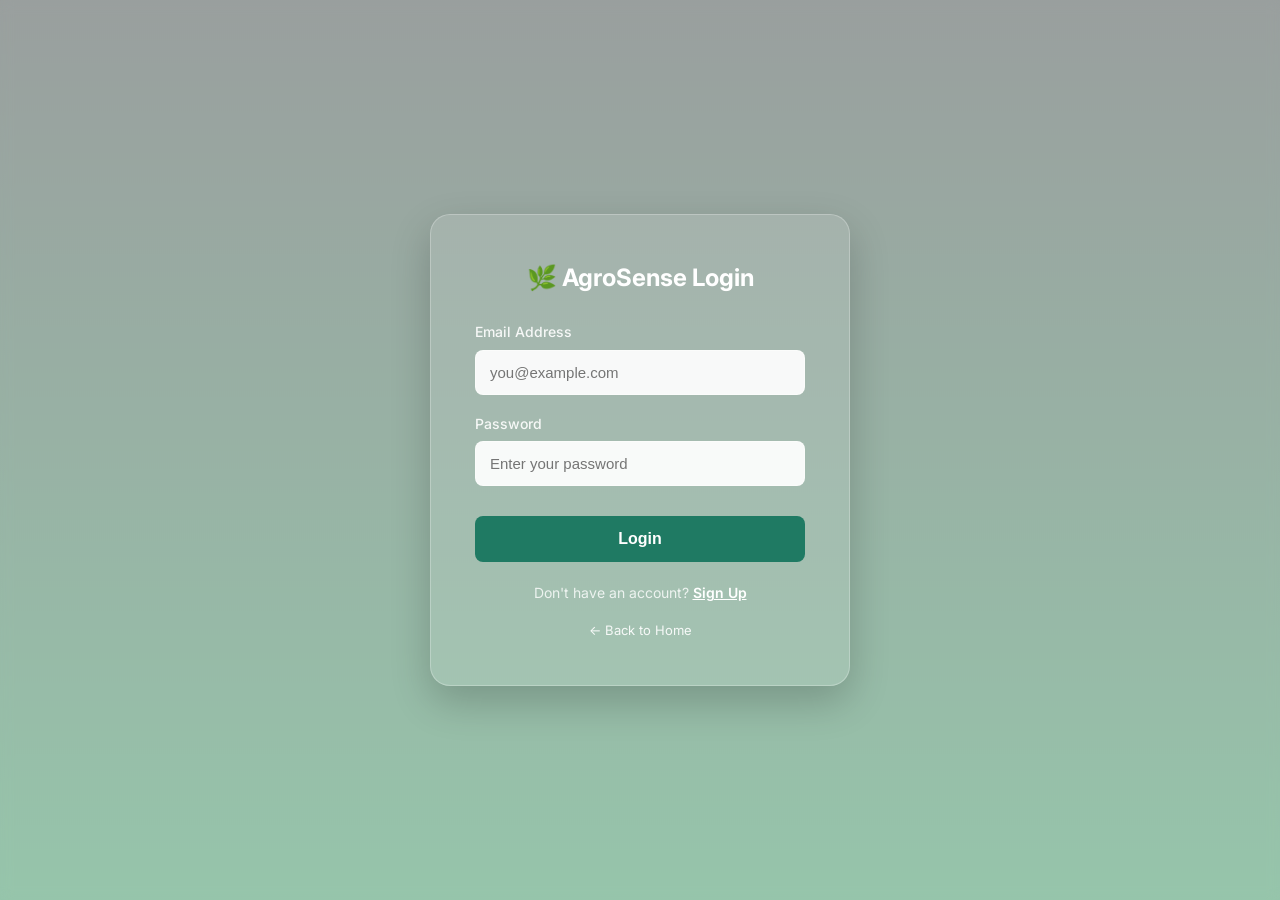
<file: frontend/login.html>
<!DOCTYPE html>
<html lang="en">
<head>
    <meta charset="UTF-8">
    <meta name="viewport" content="width=device-width, initial-scale=1.0">
    <title>AgroSense — Login</title>
    <meta name="description" content="Log in to your AgroSense farmer account to access AI disease detection, weather forecasts, market prices and more.">
    <link href="https://fonts.googleapis.com/css2?family=Inter:wght@300;400;500;600;700&display=swap" rel="stylesheet">
    <link rel="stylesheet" href="css/global.css">
    <style>
        body {
            font-family: 'Inter', sans-serif;
            background: linear-gradient(rgba(30, 42, 40, 0.45), rgba(46, 139, 87, 0.5)),
                        url('https://images.unsplash.com/photo-1592982537447-6f2cf32f9157?q=80&w=2000&auto=format&fit=crop') center/cover no-repeat;
            display: flex;
            justify-content: center;
            align-items: center;
            min-height: 100vh;
            margin: 0;
            backdrop-filter: blur(6px);
            -webkit-backdrop-filter: blur(6px);
        }

        .auth-container {
            background: rgba(255, 255, 255, 0.12);
            backdrop-filter: blur(18px);
            -webkit-backdrop-filter: blur(18px);
            padding: 44px;
            border-radius: 20px;
            box-shadow: 0 16px 40px rgba(0, 0, 0, 0.2);
            border: 1px solid rgba(255, 255, 255, 0.25);
            width: 100%;
            max-width: 420px;
            color: white;
        }

        .auth-container h2 {
            text-align: center;
            color: white;
            margin-bottom: 24px;
            font-weight: 700;
            font-size: 24px;
        }

        .form-group { margin-bottom: 18px; }

        .form-group label {
            display: block;
            margin-bottom: 6px;
            color: rgba(255, 255, 255, 0.9);
            font-weight: 500;
            font-size: 14px;
        }

        .form-group input {
            width: 100%;
            padding: 13px 14px;
            background: rgba(255, 255, 255, 0.92);
            border: 1px solid rgba(255, 255, 255, 0.4);
            border-radius: var(--radius-sm);
            box-sizing: border-box;
            font-size: 15px;
            color: var(--text-primary);
            transition: all 0.3s;
        }

        .form-group input:focus {
            outline: none;
            border-color: var(--accent);
            box-shadow: 0 0 0 3px rgba(93, 187, 99, 0.35);
        }

        .btn-submit {
            width: 100%;
            padding: 14px;
            background: var(--primary);
            color: white;
            border: none;
            border-radius: var(--radius-sm);
            cursor: pointer;
            font-size: 16px;
            font-weight: 600;
            transition: var(--transition);
            margin-top: 12px;
        }

        .btn-submit:hover {
            background: var(--accent);
            transform: translateY(-2px);
            box-shadow: 0 6px 16px rgba(93, 187, 99, 0.35);
        }

        .auth-links {
            text-align: center;
            margin-top: 20px;
            font-size: 14px;
            color: rgba(255, 255, 255, 0.8);
        }

        .auth-links a {
            color: white;
            text-decoration: underline;
            font-weight: 600;
        }

        .auth-links a:hover {
            color: var(--accent);
        }

        #error-msg {
            color: #ff5252;
            text-align: center;
            margin-bottom: 15px;
            display: none;
            background: rgba(255, 82, 82, 0.12);
            padding: 10px;
            border-radius: var(--radius-sm);
            border: 1px solid rgba(255, 82, 82, 0.25);
            font-size: 14px;
        }

        .back-link {
            display: block;
            text-align: center;
            margin-top: 16px;
            color: rgba(255, 255, 255, 0.7);
            font-size: 13px;
        }

        .back-link a {
            color: rgba(255, 255, 255, 0.9);
        }
    </style>
</head>
<body>
    <main class="auth-container" role="main">
        <h2>🌿 AgroSense Login</h2>
        <div id="error-msg" role="alert" aria-live="polite"></div>
        <form id="login-form" novalidate>
            <div class="form-group">
                <label for="email">Email Address</label>
                <input type="email" id="email" required placeholder="you@example.com" aria-label="Email address" autocomplete="email">
            </div>
            <div class="form-group">
                <label for="password">Password</label>
                <input type="password" id="password" required placeholder="Enter your password" aria-label="Password" autocomplete="current-password">
            </div>
            <button type="submit" class="btn-submit" aria-label="Login to your account" id="login-submit-btn">Login</button>
        </form>
        <div class="auth-links">
            <p>Don't have an account? <a href="signup.html">Sign Up</a></p>
        </div>
        <div class="back-link">
            <a href="index.html">← Back to Home</a>
        </div>
    </main>

    <script>
        document.getElementById('login-form').addEventListener('submit', async (e) => {
            e.preventDefault();
            const email = document.getElementById('email').value;
            const password = document.getElementById('password').value;
            const errorMsg = document.getElementById('error-msg');
            const submitBtn = document.getElementById('login-submit-btn');

            errorMsg.style.display = 'none';
            submitBtn.disabled = true;
            submitBtn.textContent = 'Logging in...';

            try {
                const response = await fetch('http://localhost:5000/api/auth/login', {
                    method: 'POST',
                    headers: { 'Content-Type': 'application/json' },
                    body: JSON.stringify({ email, password })
                });

                const data = await response.json();

                if (data.success) {
                    localStorage.setItem('agrosense_token', data.token);
                    localStorage.setItem('agrosense_user', JSON.stringify(data.user));
                    window.location.href = 'dashboard.html';
                } else {
                    errorMsg.textContent = data.error || 'Login failed';
                    errorMsg.style.display = 'block';
                }
            } catch (err) {
                errorMsg.textContent = 'Server connection error. Please try again.';
                errorMsg.style.display = 'block';
            } finally {
                submitBtn.disabled = false;
                submitBtn.textContent = 'Login';
            }
        });

        // Allow Enter key on password to submit
        document.getElementById('password').addEventListener('keydown', (e) => {
            if (e.key === 'Enter') {
                document.getElementById('login-form').requestSubmit();
            }
        });
    </script>
</body>
</html>
</file>
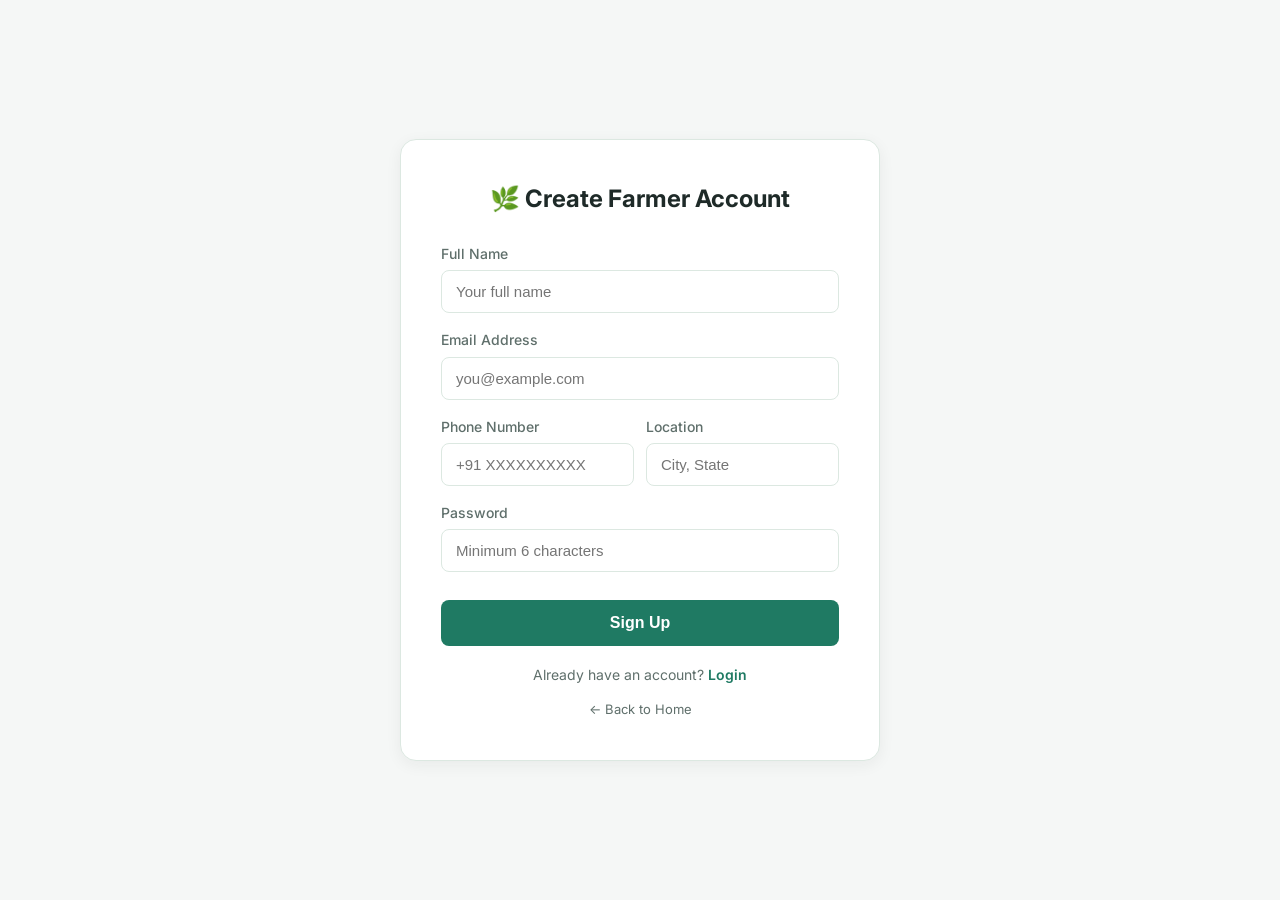
<file: frontend/signup.html>
<!DOCTYPE html>
<html lang="en">

<head>
    <meta charset="UTF-8">
    <meta name="viewport" content="width=device-width, initial-scale=1.0">
    <title>AgroSense — Sign Up</title>
    <meta name="description"
        content="Create your free AgroSense farmer account to access AI-powered crop disease detection, weather, and market intelligence.">
    <link href="https://fonts.googleapis.com/css2?family=Inter:wght@300;400;500;600;700&display=swap" rel="stylesheet">
    <link rel="stylesheet" href="css/global.css">
    <style>
        body {
            font-family: 'Inter', sans-serif;
            background: var(--background);
            display: flex;
            justify-content: center;
            align-items: center;
            min-height: 100vh;
            margin: 0;
            padding: 20px;
        }

        .auth-container {
            background: var(--surface);
            padding: 40px;
            border-radius: 16px;
            border: 1px solid var(--divider);
            box-shadow: var(--shadow-card);
            width: 100%;
            max-width: 480px;
        }

        .auth-container h2 {
            text-align: center;
            color: var(--text-primary);
            margin-bottom: 24px;
            font-size: 24px;
            font-weight: 700;
        }

        .form-group {
            margin-bottom: 16px;
        }

        .form-group label {
            display: block;
            margin-bottom: 5px;
            color: var(--text-secondary);
            font-size: 14px;
            font-weight: 500;
        }

        .form-group input {
            width: 100%;
            padding: 12px 14px;
            border: 1px solid var(--divider);
            border-radius: var(--radius-sm);
            box-sizing: border-box;
            font-size: 15px;
            transition: all 0.3s;
            color: var(--text-primary);
        }

        .form-group input:focus {
            outline: none;
            border-color: var(--accent);
            box-shadow: 0 0 0 3px rgba(93, 187, 99, 0.2);
        }

        .form-row {
            display: flex;
            gap: 12px;
        }

        .form-row .form-group {
            flex: 1;
        }

        .btn-submit {
            width: 100%;
            padding: 14px;
            background: var(--primary);
            color: white;
            border: none;
            border-radius: var(--radius-sm);
            cursor: pointer;
            font-size: 16px;
            font-weight: 600;
            transition: var(--transition);
            margin-top: 12px;
        }

        .btn-submit:hover {
            background: var(--accent);
            transform: translateY(-2px);
            box-shadow: 0 6px 16px rgba(93, 187, 99, 0.3);
        }

        .auth-links {
            text-align: center;
            margin-top: 18px;
            font-size: 14px;
            color: var(--text-secondary);
        }

        .auth-links a {
            color: var(--primary);
            font-weight: 600;
        }

        .msg {
            text-align: center;
            margin-bottom: 15px;
            display: none;
            font-size: 14px;
            padding: 10px;
            border-radius: var(--radius-sm);
        }

        .msg.error {
            color: #d32f2f;
            background: rgba(211, 47, 47, 0.08);
        }

        .msg.success {
            color: var(--primary);
            background: rgba(31, 122, 99, 0.08);
        }

        .back-link {
            display: block;
            text-align: center;
            margin-top: 12px;
            font-size: 13px;
        }

        .back-link a {
            color: var(--text-secondary);
        }
    </style>
</head>

<body>
    <main class="auth-container" role="main">
        <h2>🌿 Create Farmer Account</h2>
        <div id="status-msg" class="msg" role="alert" aria-live="polite"></div>
        <form id="signup-form" novalidate>
            <div class="form-group">
                <label for="name">Full Name</label>
                <input type="text" id="name" required placeholder="Your full name" aria-label="Full name"
                    autocomplete="name">
            </div>
            <div class="form-group">
                <label for="email">Email Address</label>
                <input type="email" id="email" required placeholder="you@example.com" aria-label="Email address"
                    autocomplete="email">
            </div>
            <div class="form-row">
                <div class="form-group">
                    <label for="phone">Phone Number</label>
                    <input type="tel" id="phone" required placeholder="+91 XXXXXXXXXX" aria-label="Phone number"
                        autocomplete="tel">
                </div>
                <div class="form-group">
                    <label for="location">Location</label>
                    <input type="text" id="location" required placeholder="City, State" aria-label="Location"
                        autocomplete="address-level2">
                </div>
            </div>
            <div class="form-group">
                <label for="password">Password</label>
                <input type="password" id="password" minlength="6" required placeholder="Minimum 6 characters"
                    aria-label="Password" autocomplete="new-password">
            </div>
            <button type="submit" class="btn-submit" aria-label="Create your account" id="signup-submit-btn">Sign
                Up</button>
        </form>
        <div class="auth-links">
            <p>Already have an account? <a href="login.html">Login</a></p>
        </div>
        <div class="back-link">
            <a href="index.html">← Back to Home</a>
        </div>
    </main>

    <script>
        document.getElementById('signup-form').addEventListener('submit', async (e) => {
            e.preventDefault();
            const submitBtn = document.getElementById('signup-submit-btn');

            const data = {
                name: document.getElementById('name').value,
                email: document.getElementById('email').value,
                phone: document.getElementById('phone').value,
                location: document.getElementById('location').value,
                password: document.getElementById('password').value
            };

            const statusMsg = document.getElementById('status-msg');
            statusMsg.style.display = 'none';
            statusMsg.className = 'msg';
            submitBtn.disabled = true;
            submitBtn.textContent = 'Creating account...';

            try {
                const response = await fetch('http://localhost:5000/api/auth/signup', {
                    method: 'POST',
                    headers: { 'Content-Type': 'application/json' },
                    body: JSON.stringify(data)
                });

                const result = await response.json();

                if (result.success) {
                    statusMsg.textContent = 'Account created successfully! Redirecting...';
                    statusMsg.className = 'msg success';
                    statusMsg.style.display = 'block';
                    setTimeout(() => window.location.href = 'login.html', 2000);
                } else {
                    statusMsg.textContent = result.error || 'Signup failed';
                    statusMsg.className = 'msg error';
                    statusMsg.style.display = 'block';
                }
            } catch (err) {
                statusMsg.textContent = 'Server connection error. Please try again.';
                statusMsg.className = 'msg error';
                statusMsg.style.display = 'block';
            } finally {
                submitBtn.disabled = false;
                submitBtn.textContent = 'Sign Up';
            }
        });
    </script>
</body>

</html>
</file>
<file: frontend/css/global.css>
/* ==============================================
   AgroSense — Global Design System v2.0
   Unified color tokens, dark mode, layout, sidebar,
   header, buttons, notifications, accessibility,
   micro-interactions, and responsive rules.
   ============================================== */

/* ===== 1. Design Tokens — Light Mode ===== */
:root {
    --primary: #1F7A63;
    --secondary: #2E8B57;
    --accent: #5DBB63;
    --background: #F5F7F6;
    --surface: #FFFFFF;
    --surface-alt: #F0F4F2;
    --divider: #DCE8E1;
    --text-primary: #1E2A28;
    --text-secondary: #5F6F6B;

    /* Semantic aliases */
    --sidebar-bg: #1E2A28;
    --sidebar-active: var(--accent);
    --btn-bg: var(--primary);
    --btn-hover: var(--accent);
    --link-color: var(--primary);

    /* Utility */
    --radius-sm: 8px;
    --radius-md: 12px;
    --radius-lg: 20px;
    --shadow-card: 0 4px 16px rgba(30, 42, 40, 0.06);
    --shadow-hover: 0 8px 28px rgba(30, 42, 40, 0.12);
    --shadow-elevated: 0 16px 40px rgba(30, 42, 40, 0.15);
    --transition: all 0.3s cubic-bezier(0.2, 0.8, 0.2, 1);
    --transition-fast: all 0.15s ease;

    /* Alert / Functional colors */
    --alert-red: #E63946;
    --alert-orange: #ff9f1c;
    --success-green: #1F7A63;
    --sun-gold: #f4a261;
    --info-blue: #3a86ff;

    /* Chart colors */
    --chart-1: #1F7A63;
    --chart-2: #5DBB63;
    --chart-3: #f4a261;
    --chart-4: #3a86ff;
    --chart-5: #E63946;
}

/* ===== Dark Mode Tokens ===== */
[data-theme="dark"] {
    --background: #1E2A28;
    --surface: #24332F;
    --surface-alt: #2B3D38;
    --divider: #3A524B;
    --text-primary: #E6F0EC;
    --text-secondary: #9BB0A8;
    --sidebar-bg: #162220;
    --shadow-card: 0 4px 16px rgba(0, 0, 0, 0.2);
    --shadow-hover: 0 8px 28px rgba(0, 0, 0, 0.3);
    --shadow-elevated: 0 16px 40px rgba(0, 0, 0, 0.4);
}

/* ===== 2. Reset & Base ===== */
*, *::before, *::after {
    margin: 0;
    padding: 0;
    box-sizing: border-box;
}

body {
    font-family: 'Inter', -apple-system, BlinkMacSystemFont, 'Segoe UI', sans-serif;
    background: var(--background);
    color: var(--text-primary);
    line-height: 1.6;
    overflow-x: hidden;
    min-height: 100vh;
    transition: background 0.4s ease, color 0.4s ease;
}

a {
    color: var(--link-color);
    text-decoration: none;
    transition: color 0.2s ease;
}

a:hover {
    text-decoration: underline;
    color: var(--accent);
}

/* ===== 3. Focus & Accessibility ===== */
*:focus-visible {
    outline: 2px solid var(--accent);
    outline-offset: 2px;
    border-radius: 4px;
}

.sr-only {
    position: absolute;
    width: 1px;
    height: 1px;
    padding: 0;
    margin: -1px;
    overflow: hidden;
    clip: rect(0, 0, 0, 0);
    white-space: nowrap;
    border: 0;
}

.skip-link {
    position: absolute;
    top: -40px;
    left: 0;
    background: var(--primary);
    color: white;
    padding: 8px 16px;
    z-index: 10000;
    font-weight: 600;
    border-radius: 0 0 var(--radius-sm) 0;
    transition: top 0.3s;
}
.skip-link:focus {
    top: 0;
}

/* ===== 4. Sidebar ===== */
.sidebar {
    width: 260px;
    background: var(--sidebar-bg);
    color: white;
    height: 100vh;
    position: fixed;
    top: 0;
    left: 0;
    padding: 24px 0;
    transition: transform 0.4s cubic-bezier(0.2, 0.8, 0.2, 1);
    z-index: 1000;
    box-shadow: 4px 0 20px rgba(0, 0, 0, 0.08);
    display: flex;
    flex-direction: column;
    overflow-y: auto;
}

.sidebar-header {
    display: flex;
    align-items: center;
    gap: 12px;
    padding: 0 24px;
    margin-bottom: 40px;
}

.sidebar-logo {
    width: 36px;
    height: 36px;
    background: linear-gradient(135deg, var(--accent), var(--primary));
    border-radius: 10px;
    display: flex;
    align-items: center;
    justify-content: center;
    box-shadow: 0 4px 10px rgba(31, 122, 99, 0.35);
    color: white;
}

.sidebar h2 {
    margin: 0;
    letter-spacing: 0.5px;
    color: white;
    font-size: 22px;
    font-weight: 700;
}

.sidebar nav ul,
.sidebar ul {
    list-style: none;
    padding: 0 16px;
    margin: 0;
    flex-grow: 1;
}

.sidebar ul li {
    margin-bottom: 4px;
    border-radius: var(--radius-md);
    cursor: pointer;
    transition: var(--transition);
}

.sidebar ul li a {
    color: rgba(255, 255, 255, 0.65);
    text-decoration: none;
    display: flex;
    align-items: center;
    padding: 11px 20px;
    font-size: 14px;
    font-weight: 500;
    gap: 14px;
    transition: var(--transition);
    border-radius: var(--radius-md);
}

.sidebar ul li:hover {
    background: rgba(255, 255, 255, 0.06);
}

.sidebar ul li:hover a {
    color: white;
    transform: translateX(4px);
    text-decoration: none;
}

.sidebar ul li.active {
    background: var(--sidebar-active);
    box-shadow: 0 4px 15px rgba(93, 187, 99, 0.35);
}

.sidebar ul li.active a {
    color: white;
    font-weight: 600;
}

.sidebar ul li.active:hover a {
    transform: none;
}

.logout-container {
    padding: 0 16px;
    margin-top: auto;
    border-top: 1px solid rgba(255, 255, 255, 0.08);
    padding-top: 12px;
}

/* ===== 5. Main Content ===== */
.main-content {
    margin-left: 260px;
    padding: 32px 40px;
    flex-grow: 1;
    transition: margin-left 0.4s ease;
    width: calc(100% - 260px);
    box-sizing: border-box;
    animation: fadeIn 0.4s ease-out;
    min-height: 100vh;
}

@keyframes fadeIn {
    from { opacity: 0; transform: translateY(8px); }
    to   { opacity: 1; transform: translateY(0); }
}

/* ===== 6. Header ===== */
.header {
    display: flex;
    justify-content: space-between;
    align-items: center;
    margin-bottom: 32px;
}

.header-left {
    display: flex;
    align-items: center;
    gap: 20px;
}

.hamburger {
    font-size: 24px;
    cursor: pointer;
    color: var(--text-primary);
    background: none;
    border: none;
    padding: 8px;
    display: none;
    border-radius: var(--radius-sm);
    transition: background 0.2s;
}

.hamburger:hover {
    background: rgba(30, 42, 40, 0.08);
}

.header h1 {
    color: var(--text-primary);
    margin: 0;
    font-size: 26px;
    font-weight: 700;
}

.header-actions {
    display: flex;
    align-items: center;
    gap: 12px;
}

/* ===== 7. Icon Button ===== */
.icon-btn {
    background: var(--surface);
    border: 1px solid var(--divider);
    backdrop-filter: blur(10px);
    width: 42px;
    height: 42px;
    border-radius: 50%;
    display: flex;
    align-items: center;
    justify-content: center;
    color: var(--text-secondary);
    cursor: pointer;
    transition: var(--transition);
    position: relative;
}

.icon-btn:hover {
    color: var(--primary);
    background: var(--surface);
    box-shadow: 0 4px 12px rgba(31, 122, 99, 0.12);
    transform: translateY(-2px);
}

.badge {
    position: absolute;
    top: 8px;
    right: 8px;
    background: var(--alert-red);
    width: 10px;
    height: 10px;
    border-radius: 50%;
    border: 2px solid var(--surface);
}

/* ===== 8. User Menu ===== */
.user-menu-wrapper {
    position: relative;
}

.user-menu {
    display: flex;
    align-items: center;
    gap: 12px;
    background: var(--surface);
    border: 1px solid var(--divider);
    padding: 5px 14px 5px 5px;
    border-radius: 30px;
    box-shadow: var(--shadow-card);
    cursor: pointer;
    transition: var(--transition);
}

.user-menu:hover {
    transform: translateY(-2px);
    box-shadow: var(--shadow-hover);
}

.avatar {
    width: 36px;
    height: 36px;
    border-radius: 50%;
    background: linear-gradient(135deg, var(--accent), var(--primary));
    color: white;
    display: flex;
    align-items: center;
    justify-content: center;
    font-weight: 600;
    font-size: 15px;
    box-shadow: 0 2px 8px rgba(31, 122, 99, 0.25);
    flex-shrink: 0;
}

.user-info-text {
    display: flex;
    flex-direction: column;
    line-height: 1.2;
}

.user-name {
    font-weight: 600;
    color: var(--text-primary);
    font-size: 13px;
}

.user-role {
    font-size: 11px;
    color: var(--text-secondary);
    margin-top: 2px;
}

/* ===== 9. Dropdown Panel ===== */
.dropdown-panel {
    position: absolute;
    top: calc(100% + 12px);
    right: 0;
    width: 240px;
    background: var(--surface);
    backdrop-filter: blur(16px);
    -webkit-backdrop-filter: blur(16px);
    border-radius: 16px;
    box-shadow: var(--shadow-elevated);
    border: 1px solid var(--divider);
    opacity: 0;
    visibility: hidden;
    transform: translateY(-10px);
    transition: var(--transition);
    z-index: 100;
    padding: 8px 0;
}

.dropdown-panel.show {
    opacity: 1;
    visibility: visible;
    transform: translateY(0);
}

.dropdown-profile {
    display: flex;
    align-items: center;
    gap: 12px;
    padding: 16px 20px;
}

.avatar-large {
    width: 44px;
    height: 44px;
    border-radius: 50%;
    background: linear-gradient(135deg, var(--accent), var(--primary));
    color: white;
    display: flex;
    align-items: center;
    justify-content: center;
    font-weight: 600;
    font-size: 18px;
}

.dropdown-user-details { display: flex; flex-direction: column; }
.d-user-name { font-weight: 600; color: var(--text-primary); font-size: 15px; }
.d-user-role { font-size: 12px; color: var(--text-secondary); }

.dropdown-divider {
    height: 1px;
    background: var(--divider);
    margin: 8px 0;
}

.dropdown-item {
    display: flex;
    align-items: center;
    gap: 12px;
    padding: 11px 20px;
    color: var(--text-primary);
    text-decoration: none;
    font-size: 14px;
    font-weight: 500;
    transition: all 0.2s;
}

.dropdown-item i { width: 18px; height: 18px; color: var(--primary); transition: color 0.2s; }
.dropdown-item:hover { background: rgba(31, 122, 99, 0.06); color: var(--primary); padding-left: 24px; text-decoration: none; }
.dropdown-item.text-danger:hover { background: rgba(230, 57, 70, 0.06); color: var(--alert-red); }
.dropdown-item.text-danger:hover i { color: var(--alert-red); }

/* ===== 10. Buttons ===== */
.btn {
    padding: 10px 18px;
    border-radius: var(--radius-sm);
    font-weight: 600;
    text-decoration: none;
    transition: var(--transition);
    font-size: 14px;
    cursor: pointer;
    border: none;
    display: inline-flex;
    align-items: center;
    justify-content: center;
    gap: 8px;
    position: relative;
    overflow: hidden;
}

/* Ripple effect */
.btn::after {
    content: '';
    position: absolute;
    top: 50%;
    left: 50%;
    width: 0;
    height: 0;
    border-radius: 50%;
    background: rgba(255, 255, 255, 0.25);
    transform: translate(-50%, -50%);
    transition: width 0.5s ease, height 0.5s ease;
}

.btn:active::after {
    width: 300px;
    height: 300px;
}

.btn:hover {
    transform: translateY(-2px);
    box-shadow: 0 6px 16px rgba(0, 0, 0, 0.12);
    text-decoration: none;
}

.btn:active {
    transform: translateY(0);
}

.btn-primary,
.btn-solid {
    background: var(--btn-bg);
    color: white;
    border: 2px solid var(--btn-bg);
}

.btn-primary:hover,
.btn-solid:hover {
    background: var(--btn-hover);
    border-color: var(--btn-hover);
}

.btn-primary:disabled {
    opacity: 0.5;
    cursor: not-allowed;
    transform: none;
    box-shadow: none;
}

.btn-outline {
    border: 2px solid rgba(255, 255, 255, 0.5);
    color: white;
    background: transparent;
}

.btn-outline:hover {
    background: rgba(255, 255, 255, 0.15);
    border-color: white;
}

.btn-secondary {
    padding: 10px 18px;
    background: var(--primary);
    color: white;
    border: none;
    border-radius: var(--radius-sm);
    font-size: 14px;
    font-weight: 600;
    cursor: pointer;
    transition: var(--transition);
    white-space: nowrap;
}

.btn-secondary:hover {
    background: var(--accent);
    transform: translateY(-2px);
    box-shadow: 0 6px 16px rgba(0, 0, 0, 0.12);
}

.btn-loader {
    display: inline-block;
    animation: pulse 1.5s ease-in-out infinite;
}

@keyframes pulse {
    0%, 100% { opacity: 1; }
    50% { opacity: 0.5; }
}

.hidden {
    display: none !important;
}

/* ===== 11. Cards ===== */
.card {
    background: var(--surface);
    border: 1px solid var(--divider);
    border-radius: var(--radius-lg);
    padding: 2rem;
    box-shadow: var(--shadow-card);
    transition: var(--transition);
    position: relative;
    overflow: hidden;
}

.card:hover {
    box-shadow: var(--shadow-hover);
    transform: translateY(-2px);
}

.card-header {
    display: flex;
    align-items: center;
    gap: 1rem;
    margin-bottom: 0.8rem;
}

.card-icon {
    font-size: 1.8rem;
    display: flex;
    align-items: center;
    justify-content: center;
    width: 48px;
    height: 48px;
    border-radius: 14px;
    background: rgba(31, 122, 99, 0.08);
    color: var(--primary);
}

.card h2 {
    font-size: 1.4rem;
    font-weight: 700;
    color: var(--text-primary);
}

.card-description {
    color: var(--text-secondary);
    margin-bottom: 1.5rem;
    font-size: 0.9rem;
}

/* ===== 12. Feature Wrapper ===== */
.feature-wrapper {
    max-width: 900px;
    margin: 0 auto;
}

/* ===== 13. Dark Mode Toggle ===== */
.theme-toggle {
    background: var(--surface);
    border: 1px solid var(--divider);
    width: 42px;
    height: 42px;
    border-radius: 50%;
    display: flex;
    align-items: center;
    justify-content: center;
    cursor: pointer;
    transition: var(--transition);
    color: var(--text-secondary);
    font-size: 18px;
}

.theme-toggle:hover {
    color: var(--primary);
    transform: translateY(-2px);
    box-shadow: 0 4px 12px rgba(31, 122, 99, 0.12);
}

/* ===== 14. Notification System ===== */
.notification-wrapper {
    position: relative;
}

.notification-bell {
    position: relative;
}

.notification-count {
    position: absolute;
    top: -4px;
    right: -4px;
    background: var(--alert-red);
    color: white;
    font-size: 10px;
    font-weight: 700;
    width: 18px;
    height: 18px;
    border-radius: 50%;
    display: flex;
    align-items: center;
    justify-content: center;
    border: 2px solid var(--surface);
    animation: notifPulse 2s ease-in-out infinite;
}

@keyframes notifPulse {
    0%, 100% { transform: scale(1); }
    50% { transform: scale(1.1); }
}

.notification-panel {
    position: absolute;
    top: calc(100% + 12px);
    right: -60px;
    width: 340px;
    max-height: 420px;
    background: var(--surface);
    border-radius: 16px;
    box-shadow: var(--shadow-elevated);
    border: 1px solid var(--divider);
    opacity: 0;
    visibility: hidden;
    transform: translateY(-10px);
    transition: var(--transition);
    z-index: 200;
    overflow: hidden;
}

.notification-panel.show {
    opacity: 1;
    visibility: visible;
    transform: translateY(0);
}

.notification-panel-header {
    display: flex;
    justify-content: space-between;
    align-items: center;
    padding: 16px 20px;
    border-bottom: 1px solid var(--divider);
    font-weight: 700;
    font-size: 15px;
    color: var(--text-primary);
}

.notification-panel-header span {
    font-size: 12px;
    color: var(--primary);
    cursor: pointer;
    font-weight: 600;
}

.notification-list {
    overflow-y: auto;
    max-height: 340px;
    padding: 8px 0;
}

.notification-item {
    display: flex;
    gap: 12px;
    padding: 14px 20px;
    transition: background 0.2s;
    cursor: pointer;
    border-bottom: 1px solid rgba(220, 232, 225, 0.5);
}

.notification-item:last-child {
    border-bottom: none;
}

.notification-item:hover {
    background: var(--surface-alt);
}

.notification-item.unread {
    background: rgba(31, 122, 99, 0.04);
}

.notif-icon {
    width: 36px;
    height: 36px;
    border-radius: 10px;
    display: flex;
    align-items: center;
    justify-content: center;
    font-size: 16px;
    flex-shrink: 0;
}

.notif-icon.weather { background: rgba(58, 134, 255, 0.1); }
.notif-icon.disease { background: rgba(230, 57, 70, 0.1); }
.notif-icon.market { background: rgba(93, 187, 99, 0.1); }

.notif-content {
    flex: 1;
    min-width: 0;
}

.notif-title {
    font-size: 13px;
    font-weight: 600;
    color: var(--text-primary);
    margin-bottom: 2px;
    line-height: 1.3;
}

.notif-time {
    font-size: 11px;
    color: var(--text-secondary);
}

/* ===== 15. Skeleton Loading ===== */
.skeleton {
    background: linear-gradient(90deg, var(--surface-alt) 25%, var(--divider) 50%, var(--surface-alt) 75%);
    background-size: 200% 100%;
    animation: shimmer 1.5s ease-in-out infinite;
    border-radius: var(--radius-sm);
}

.skeleton-text {
    height: 14px;
    margin-bottom: 8px;
    width: 80%;
}

.skeleton-text.short { width: 40%; }
.skeleton-text.medium { width: 60%; }

.skeleton-chart {
    height: 200px;
    border-radius: var(--radius-md);
}

.skeleton-card {
    height: 120px;
    border-radius: var(--radius-lg);
}

@keyframes shimmer {
    0% { background-position: 200% 0; }
    100% { background-position: -200% 0; }
}

/* ===== 16. Micro-interactions ===== */
@keyframes slideUp {
    from { opacity: 0; transform: translateY(20px); }
    to { opacity: 1; transform: translateY(0); }
}

@keyframes scaleIn {
    from { opacity: 0; transform: scale(0.95); }
    to { opacity: 1; transform: scale(1); }
}

@keyframes float {
    0%, 100% { transform: translateY(0px); }
    50% { transform: translateY(-6px); }
}

/* Smooth dropdown animation */
@keyframes dropdownOpen {
    from { opacity: 0; transform: translateY(-8px) scale(0.96); }
    to { opacity: 1; transform: translateY(0) scale(1); }
}

/* ===== 17. Responsive ===== */
@media (max-width: 1024px) {
    .main-content { padding: 24px; }
}

@media (max-width: 768px) {
    .sidebar { transform: translateX(-100%); }
    .sidebar.active { transform: translateX(0); }
    .main-content { margin-left: 0; width: 100%; padding: 20px 16px; }
    .hamburger { display: block; }
    .user-info-text { display: none; }
    .notification-panel { right: -100px; width: 300px; }
    .header h1 { font-size: 20px; }
}

@media (max-width: 480px) {
    .header-actions { gap: 8px; }
    .main-content { padding: 16px 12px; }
    .notification-panel { right: -120px; width: 280px; }
}

/* ===== 18. Scrollbar ===== */
::-webkit-scrollbar {
    width: 6px;
}

::-webkit-scrollbar-track {
    background: transparent;
}

::-webkit-scrollbar-thumb {
    background: var(--divider);
    border-radius: 6px;
}

::-webkit-scrollbar-thumb:hover {
    background: var(--primary);
}

/* ===== 19. Utilities ===== */
.text-success { color: var(--success-green); }
.text-danger { color: var(--alert-red); }
.text-warning { color: var(--alert-orange); }
.text-info { color: var(--info-blue); }

.fade-in { animation: fadeIn 0.4s ease-out; }
.slide-up { animation: slideUp 0.5s ease-out; }
.scale-in { animation: scaleIn 0.3s ease-out; }

/* Sidebar overlay for mobile */
.sidebar-overlay {
    display: none;
    position: fixed;
    top: 0;
    left: 0;
    width: 100%;
    height: 100%;
    background: rgba(0, 0, 0, 0.5);
    z-index: 999;
    opacity: 0;
    transition: opacity 0.3s ease;
}

.sidebar-overlay.active {
    display: block;
    opacity: 1;
}
</file>
